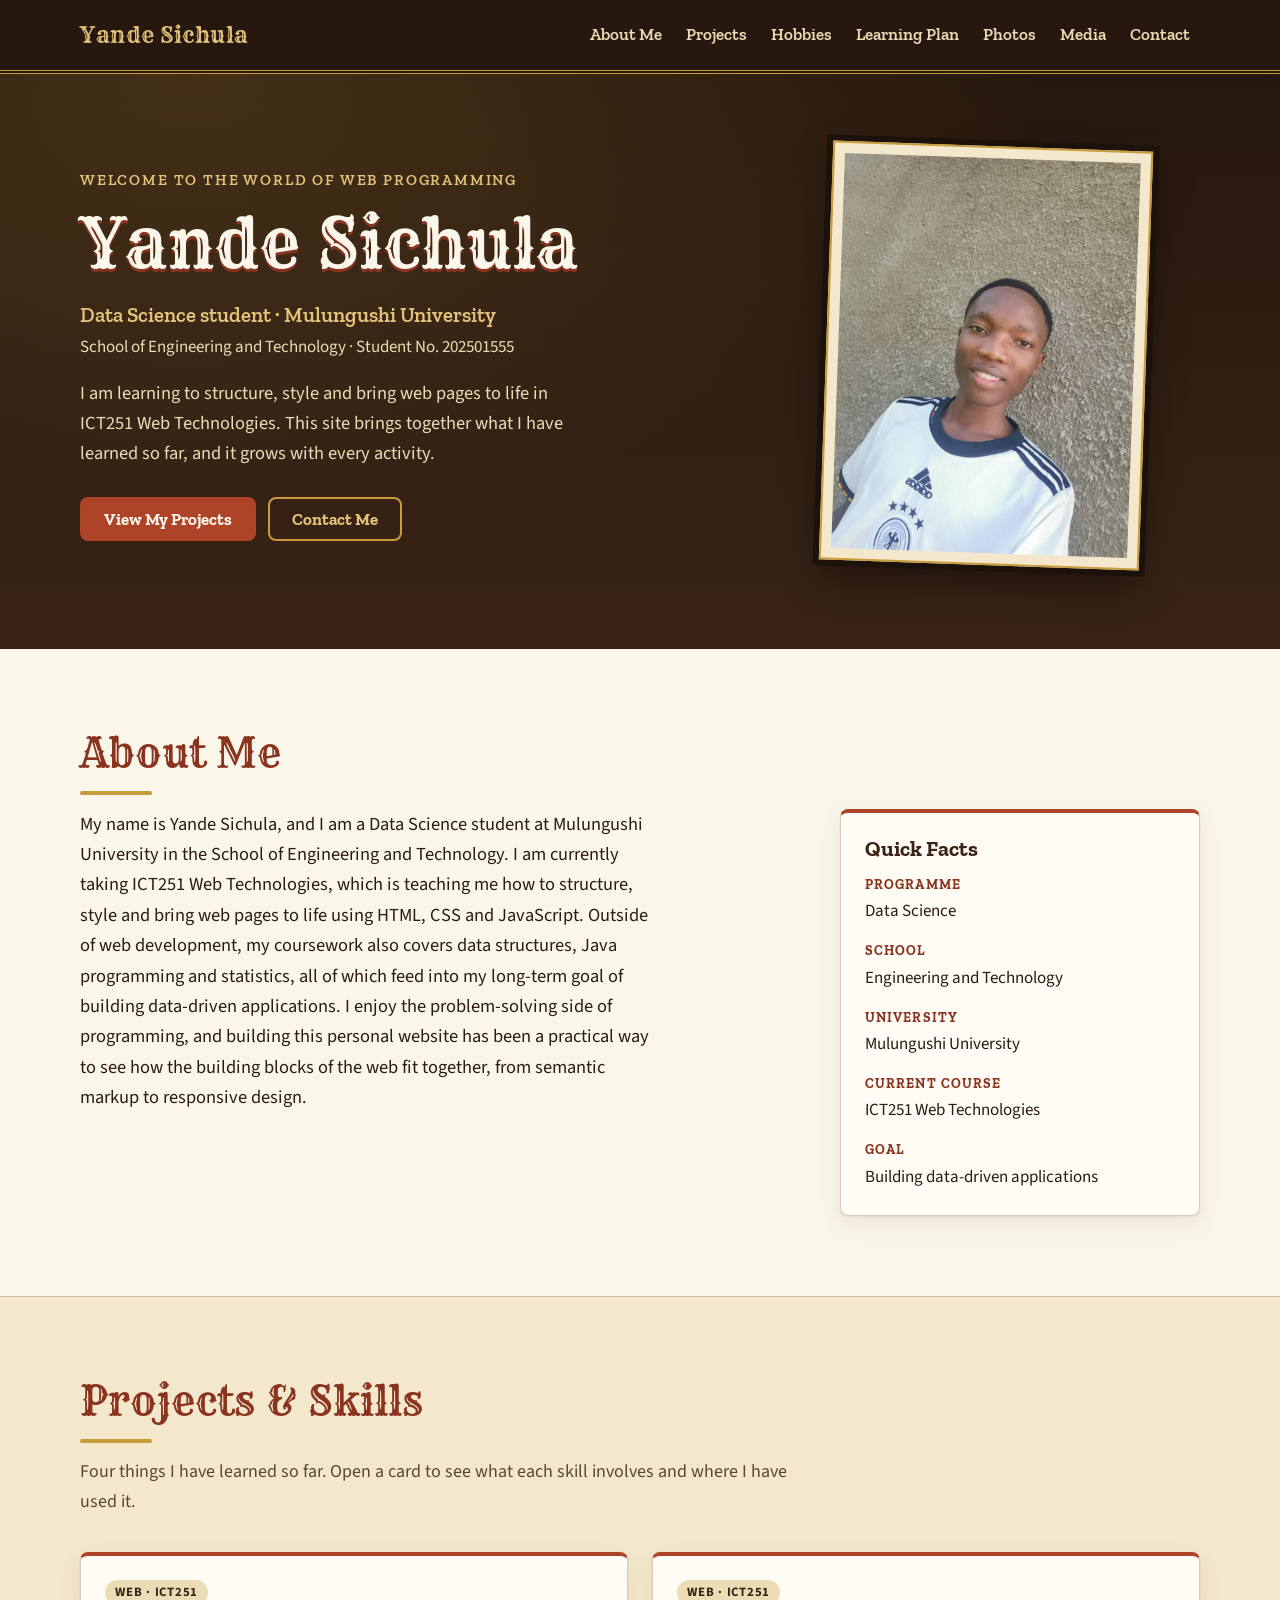
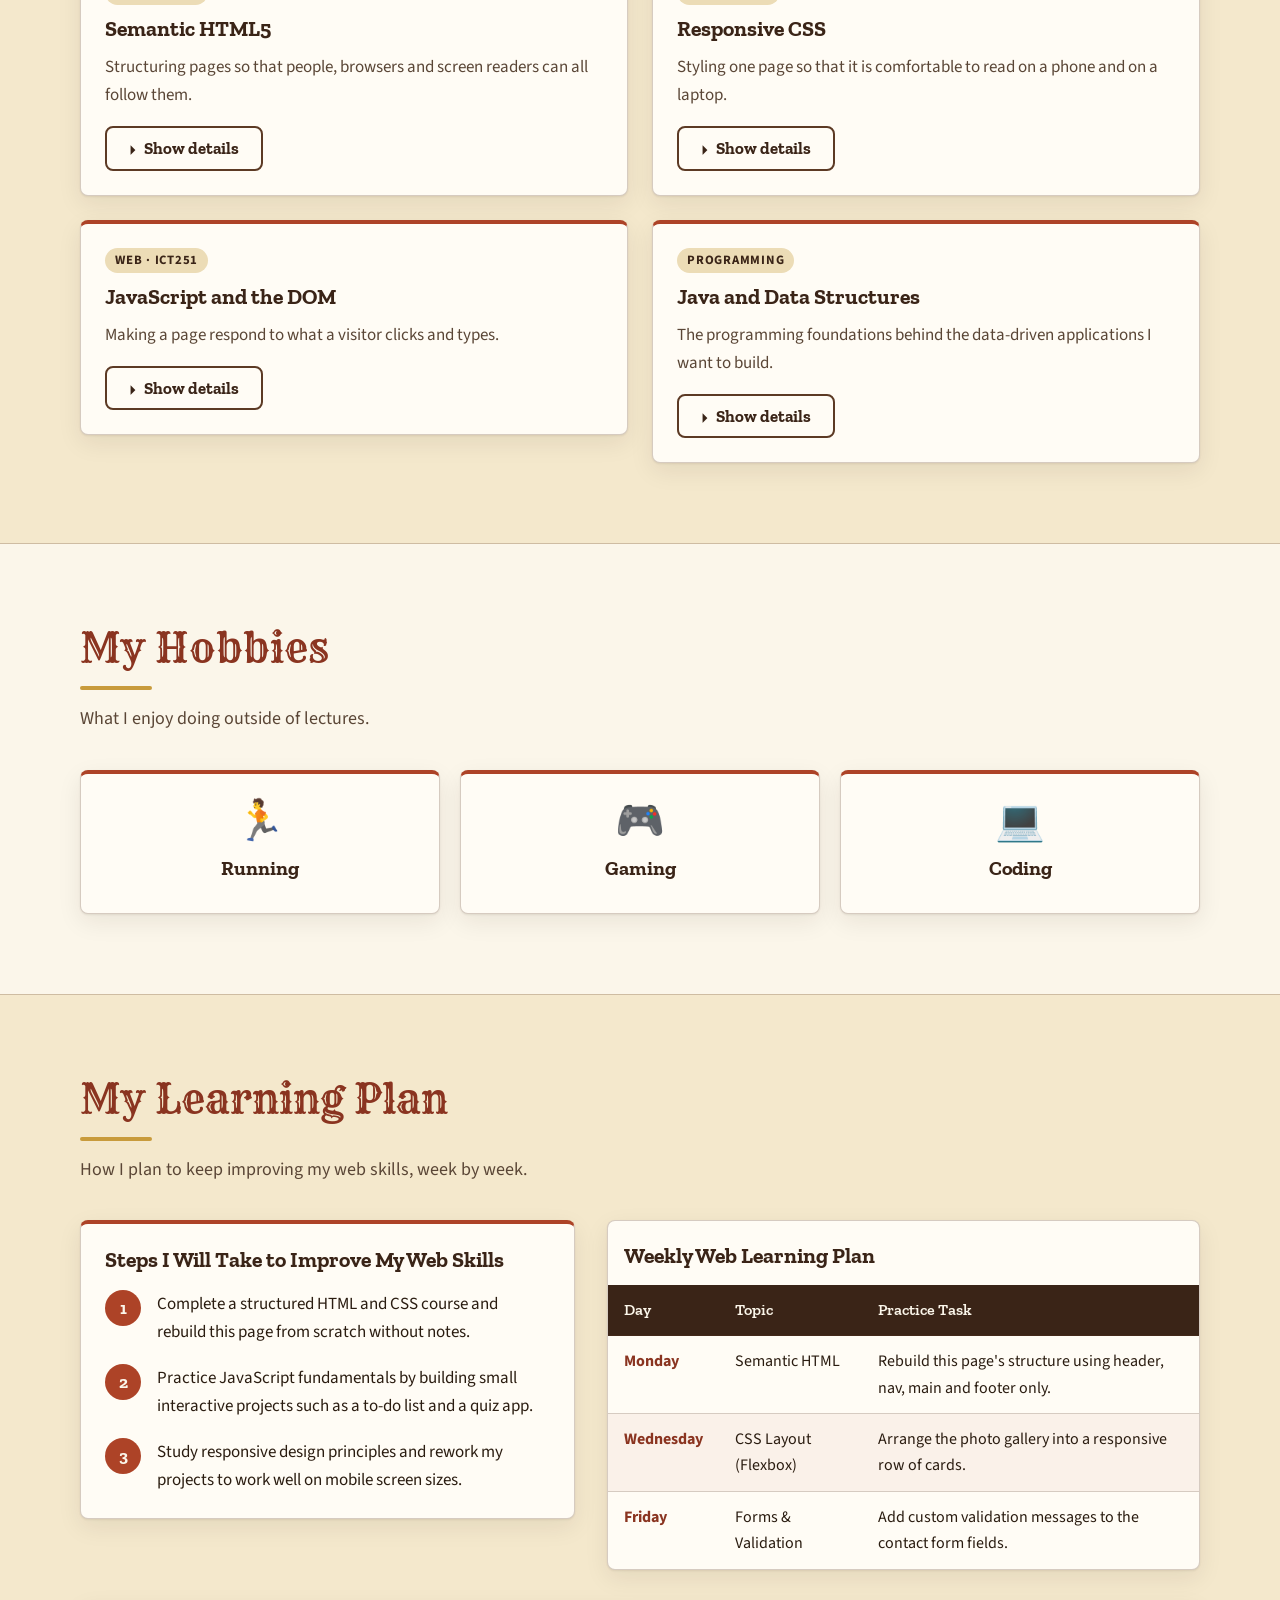
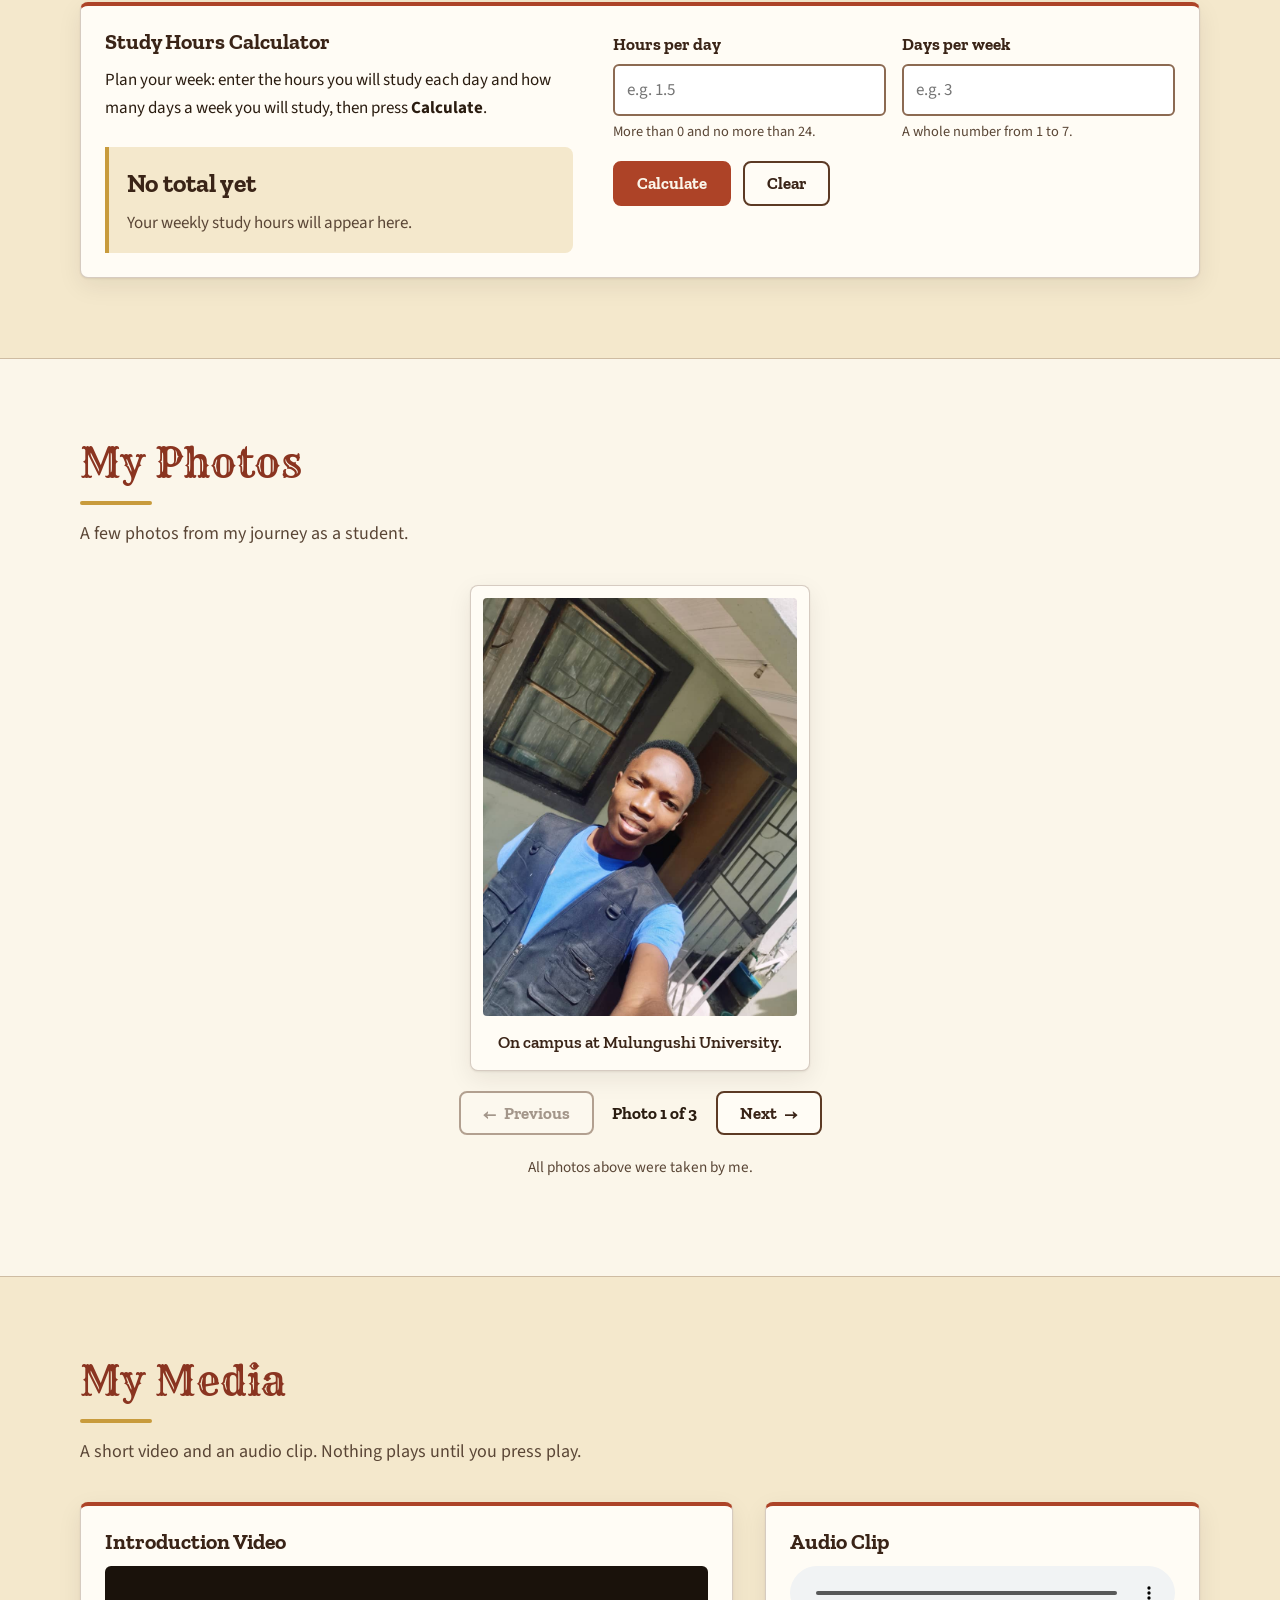
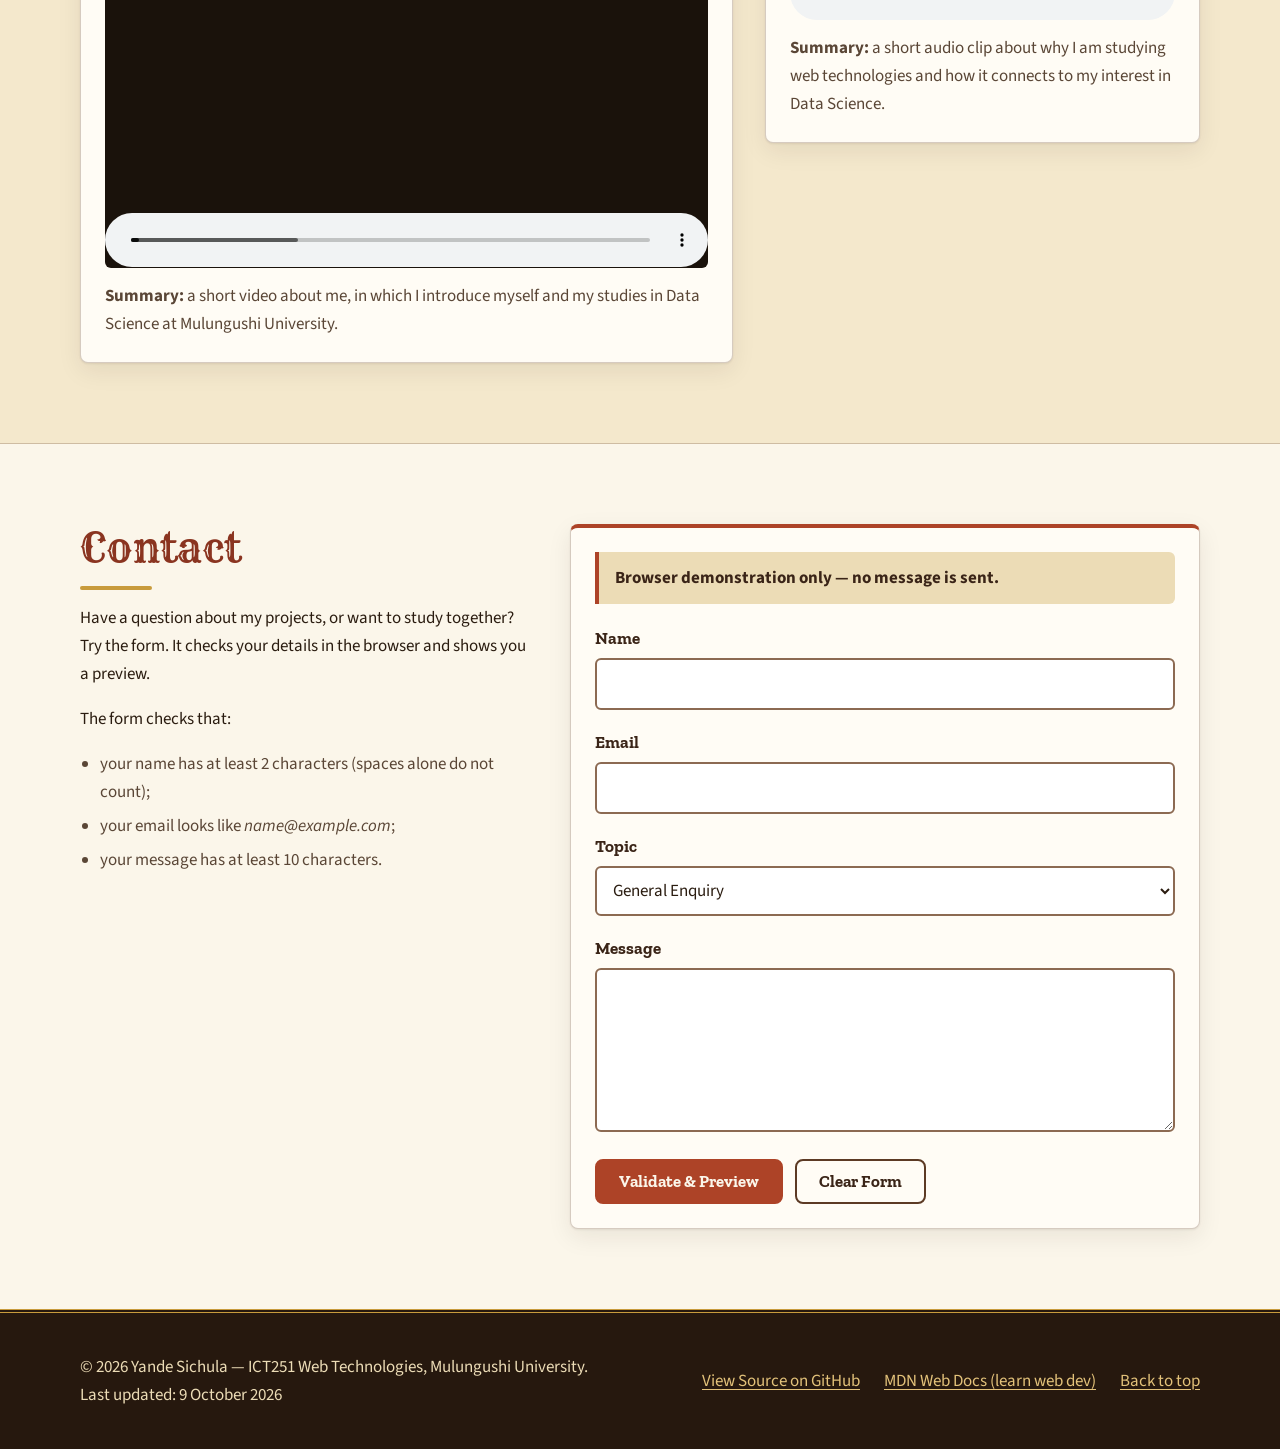
<file: index.html>
<!DOCTYPE html>
<html lang="en">

<head>
    <meta charset="UTF-8">
    <meta name="viewport" content="width=device-width, initial-scale=1.0">
    <meta name="description" content="Personal website of Yande Sichula, a Data Science student at Mulungushi University, built for ICT251 Web Technologies.">
    <title>Yande Sichula — My Web Technologies Page</title>
    <link rel="icon" href="data:image/svg+xml,%3Csvg xmlns='http://www.w3.org/2000/svg' viewBox='0 0 64 64'%3E%3Crect width='64' height='64' rx='12' fill='%233a2417'/%3E%3Ctext x='32' y='42' font-family='Georgia,serif' font-size='28' font-weight='700' text-anchor='middle' fill='%23e3c27a'%3EYS%3C/text%3E%3C/svg%3E">
    <link rel="preconnect" href="https://fonts.googleapis.com">
    <link rel="preconnect" href="https://fonts.gstatic.com" crossorigin>
    <link rel="stylesheet" href="https://fonts.googleapis.com/css2?family=Rye&family=Source+Sans+3:wght@400;600;700&family=Zilla+Slab:wght@500;600;700&display=swap">
    <link rel="stylesheet" href="css/styles.css">
    <script src="js/script.js" defer></script>
</head>

<body>

    <a class="skip-link" href="#main">Skip to main content</a>

    <header class="site-header">
        <div class="wrap header-inner">
            <a class="brand" href="#home">Yande Sichula</a>
            <nav aria-label="Main navigation">
                <ul class="nav-links">
                    <li><a href="#about">About Me</a></li>
                    <li><a href="#projects">Projects</a></li>
                    <li><a href="#hobbies">Hobbies</a></li>
                    <li><a href="#plan">Learning Plan</a></li>
                    <li><a href="#photos">Photos</a></li>
                    <li><a href="#media">Media</a></li>
                    <li><a href="#contact">Contact</a></li>
                </ul>
            </nav>
        </div>
    </header>

    <main id="main">

        <!-- INTRODUCTION -->
        <section id="home" class="hero" aria-labelledby="hero-title">
            <div class="wrap hero-inner">
                <div class="hero-text">
                    <p class="eyebrow">Welcome to the World of Web Programming</p>
                    <h1 id="hero-title">Yande Sichula</h1>
                    <p class="hero-programme">Data Science student &middot; Mulungushi University</p>
                    <p class="hero-meta">School of Engineering and Technology &middot; Student No. 202501555</p>
                    <p class="hero-intro">
                        I am learning to structure, style and bring web pages to life in ICT251 Web
                        Technologies. This site brings together what I have learned so far, and it grows
                        with every activity.
                    </p>
                    <div class="hero-actions">
                        <a class="btn btn-primary" href="#projects">View My Projects</a>
                        <a class="btn btn-ghost" href="#contact">Contact Me</a>
                    </div>
                </div>
                <div class="hero-portrait">
                    <img src="images/photo3.jpg" width="810" height="1080" alt="Portrait of Yande Sichula smiling in front of a textured wall">
                </div>
            </div>
        </section>

        <!-- ABOUT ME -->
        <section id="about" class="section">
            <div class="wrap">
                <h2>About Me</h2>
                <div class="about-grid">
                    <p class="about-text">
                        My name is Yande Sichula, and I am a Data Science student at Mulungushi
                        University in the School of Engineering and Technology. I am currently taking
                        ICT251 Web Technologies, which is teaching me how to structure, style and bring
                        web pages to life using HTML, CSS and JavaScript. Outside of web development, my
                        coursework also covers data structures, Java programming and statistics, all of
                        which feed into my long-term goal of building data-driven applications. I enjoy
                        the problem-solving side of programming, and building this personal website has
                        been a practical way to see how the building blocks of the web fit together,
                        from semantic markup to responsive design.
                    </p>
                    <aside class="card facts" aria-labelledby="facts-title">
                        <h3 id="facts-title">Quick Facts</h3>
                        <dl>
                            <div>
                                <dt>Programme</dt>
                                <dd>Data Science</dd>
                            </div>
                            <div>
                                <dt>School</dt>
                                <dd>Engineering and Technology</dd>
                            </div>
                            <div>
                                <dt>University</dt>
                                <dd>Mulungushi University</dd>
                            </div>
                            <div>
                                <dt>Current course</dt>
                                <dd>ICT251 Web Technologies</dd>
                            </div>
                            <div>
                                <dt>Goal</dt>
                                <dd>Building data-driven applications</dd>
                            </div>
                        </dl>
                    </aside>
                </div>
            </div>
        </section>

        <!-- PROJECTS & SKILLS -->
        <section id="projects" class="section section-alt">
            <div class="wrap">
                <div class="section-header">
                    <h2>Projects &amp; Skills</h2>
                    <p class="section-lead">
                        Four things I have learned so far. Open a card to see what each skill involves
                        and where I have used it.
                    </p>
                </div>

                <div class="project-grid">

                    <article class="card project-card">
                        <span class="tag">Web &middot; ICT251</span>
                        <h3>Semantic HTML5</h3>
                        <p>Structuring pages so that people, browsers and screen readers can all follow them.</p>
                        <button class="btn btn-outline details-toggle" type="button" aria-expanded="false" aria-controls="details-html" hidden>
                            <span class="chevron" aria-hidden="true">&#9656;</span>
                            <span class="toggle-label">Show details</span>
                            <span class="visually-hidden">about Semantic HTML5</span>
                        </button>
                        <div class="project-details" id="details-html">
                            <h4>What I learned</h4>
                            <ul>
                                <li>Using header, nav, main, section and footer to give a page a clear outline with a single h1.</li>
                                <li>Writing alt text and captions for images, and a caption and header cells for tables.</li>
                                <li>Labelling every form control so it is clear what each field is for.</li>
                            </ul>
                            <p class="used-in"><strong>Used in:</strong> this website, from Activity 1 to Activity 3.</p>
                        </div>
                    </article>

                    <article class="card project-card">
                        <span class="tag">Web &middot; ICT251</span>
                        <h3>Responsive CSS</h3>
                        <p>Styling one page so that it is comfortable to read on a phone and on a laptop.</p>
                        <button class="btn btn-outline details-toggle" type="button" aria-expanded="false" aria-controls="details-css" hidden>
                            <span class="chevron" aria-hidden="true">&#9656;</span>
                            <span class="toggle-label">Show details</span>
                            <span class="visually-hidden">about Responsive CSS</span>
                        </button>
                        <div class="project-details" id="details-css">
                            <h4>What I learned</h4>
                            <ul>
                                <li>Keeping all styles in one external stylesheet that uses element, class and id selectors.</li>
                                <li>Using the box model (padding, borders and margins) to space content consistently.</li>
                                <li>Using Flexbox, Grid and media queries so the layout adapts to narrow screens.</li>
                            </ul>
                            <p class="used-in"><strong>Used in:</strong> the layout, gallery, table and forms on this page.</p>
                        </div>
                    </article>

                    <article class="card project-card">
                        <span class="tag">Web &middot; ICT251</span>
                        <h3>JavaScript and the DOM</h3>
                        <p>Making a page respond to what a visitor clicks and types.</p>
                        <button class="btn btn-outline details-toggle" type="button" aria-expanded="false" aria-controls="details-js" hidden>
                            <span class="chevron" aria-hidden="true">&#9656;</span>
                            <span class="toggle-label">Show details</span>
                            <span class="visually-hidden">about JavaScript and the DOM</span>
                        </button>
                        <div class="project-details" id="details-js">
                            <h4>What I learned</h4>
                            <ul>
                                <li>Listening for events such as button clicks and form submissions.</li>
                                <li>Checking user input and showing clear feedback without reloading the page.</li>
                                <li>Using functions, variables and arrays to update the page with textContent.</li>
                            </ul>
                            <p class="used-in"><strong>Used in:</strong> the contact form, these project cards, the photo viewer and the study calculator.</p>
                        </div>
                    </article>

                    <article class="card project-card">
                        <span class="tag">Programming</span>
                        <h3>Java and Data Structures</h3>
                        <p>The programming foundations behind the data-driven applications I want to build.</p>
                        <button class="btn btn-outline details-toggle" type="button" aria-expanded="false" aria-controls="details-java" hidden>
                            <span class="chevron" aria-hidden="true">&#9656;</span>
                            <span class="toggle-label">Show details</span>
                            <span class="visually-hidden">about Java and Data Structures</span>
                        </button>
                        <div class="project-details" id="details-java">
                            <h4>What I learned</h4>
                            <ul>
                                <li>Writing Java programs with classes, methods, loops and conditions.</li>
                                <li>Storing and organising data with arrays, lists, stacks and queues.</li>
                                <li>Choosing a structure based on how the data will be searched, added to or removed.</li>
                            </ul>
                            <p class="used-in"><strong>Used in:</strong> my Java programming and data structures coursework.</p>
                        </div>
                    </article>

                </div>
            </div>
        </section>

        <!-- HOBBIES -->
        <section id="hobbies" class="section">
            <div class="wrap">
                <div class="section-header">
                    <h2>My Hobbies</h2>
                    <p class="section-lead">What I enjoy doing outside of lectures.</p>
                </div>
                <ul class="hobby-list">
                    <li class="card hobby">
                        <span class="hobby-icon" aria-hidden="true">🏃</span>
                        <span class="hobby-name">Running</span>
                    </li>
                    <li class="card hobby">
                        <span class="hobby-icon" aria-hidden="true">🎮</span>
                        <span class="hobby-name">Gaming</span>
                    </li>
                    <li class="card hobby">
                        <span class="hobby-icon" aria-hidden="true">💻</span>
                        <span class="hobby-name">Coding</span>
                    </li>
                </ul>
            </div>
        </section>

        <!-- LEARNING PLAN -->
        <section id="plan" class="section section-alt">
            <div class="wrap">
                <div class="section-header">
                    <h2>My Learning Plan</h2>
                    <p class="section-lead">How I plan to keep improving my web skills, week by week.</p>
                </div>

                <div class="plan-grid">
                    <div class="card">
                        <h3>Steps I Will Take to Improve My Web Skills</h3>
                        <ol class="steps">
                            <li>Complete a structured HTML and CSS course and rebuild this page from scratch without notes.</li>
                            <li>Practice JavaScript fundamentals by building small interactive projects such as a to-do list and a quiz app.</li>
                            <li>Study responsive design principles and rework my projects to work well on mobile screen sizes.</li>
                        </ol>
                    </div>

                    <div class="table-wrap">
                        <table>
                            <caption>Weekly Web Learning Plan</caption>
                            <thead>
                                <tr>
                                    <th scope="col">Day</th>
                                    <th scope="col">Topic</th>
                                    <th scope="col">Practice Task</th>
                                </tr>
                            </thead>
                            <tbody>
                                <tr>
                                    <td>Monday</td>
                                    <td>Semantic HTML</td>
                                    <td>Rebuild this page's structure using header, nav, main and footer only.</td>
                                </tr>
                                <tr>
                                    <td>Wednesday</td>
                                    <td>CSS Layout (Flexbox)</td>
                                    <td>Arrange the photo gallery into a responsive row of cards.</td>
                                </tr>
                                <tr>
                                    <td>Friday</td>
                                    <td>Forms &amp; Validation</td>
                                    <td>Add custom validation messages to the contact form fields.</td>
                                </tr>
                            </tbody>
                        </table>
                    </div>
                </div>

                <!-- Study hours calculator (JavaScript feature) -->
                <div class="card calculator">
                    <div class="calc-intro">
                        <h3>Study Hours Calculator</h3>
                        <p>
                            Plan your week: enter the hours you will study each day and how many days a
                            week you will study, then press <strong>Calculate</strong>.
                        </p>
                    </div>

                    <form id="study-form" class="calc-form" novalidate>
                        <div class="calc-fields">
                            <div class="field">
                                <label for="study-hours">Hours per day</label>
                                <input type="text" id="study-hours" name="hours" inputmode="decimal" autocomplete="off" placeholder="e.g. 1.5" aria-describedby="study-hours-hint study-hours-error" required>
                                <span class="hint" id="study-hours-hint">More than 0 and no more than 24.</span>
                                <span class="error-message" id="study-hours-error"></span>
                            </div>
                            <div class="field">
                                <label for="study-days">Days per week</label>
                                <input type="text" id="study-days" name="days" inputmode="numeric" autocomplete="off" placeholder="e.g. 3" aria-describedby="study-days-hint study-days-error" required>
                                <span class="hint" id="study-days-hint">A whole number from 1 to 7.</span>
                                <span class="error-message" id="study-days-error"></span>
                            </div>
                        </div>
                        <div class="form-actions">
                            <button type="submit" class="btn btn-primary">Calculate</button>
                            <button type="reset" class="btn btn-outline">Clear</button>
                        </div>
                    </form>

                    <div id="study-result" role="status">
                        <p class="result-total" id="study-total">No total yet</p>
                        <p class="result-detail" id="study-detail">Your weekly study hours will appear here.</p>
                    </div>
                </div>
            </div>
        </section>

        <!-- PHOTOS -->
        <section id="photos" class="section">
            <div class="wrap">
                <div class="section-header">
                    <h2>My Photos</h2>
                    <p class="section-lead">A few photos from my journey as a student.</p>
                </div>

                <div class="gallery" id="gallery">
                    <figure>
                        <img src="images/photo1.jpg" width="810" height="1080" alt="Selfie of Yande outdoors in a blue T-shirt and a dark utility vest, in front of a building with a window and a gated doorway">
                        <figcaption>On campus at Mulungushi University.</figcaption>
                    </figure>
                    <figure>
                        <img src="images/photo2.jpg" width="810" height="1080" alt="Smiling selfie of Yande indoors in a light-blue sweatshirt over a white collared shirt, against a cream wall">
                        <figcaption>Best formal outfit.</figcaption>
                    </figure>
                    <figure>
                        <img src="images/photo3.jpg" width="810" height="1080" alt="Yande smiling in a white Germany football jersey, standing against a textured grey wall">
                        <figcaption>Future Data Scientist.</figcaption>
                    </figure>
                </div>

                <!-- Gallery viewer buttons (shown by JavaScript) -->
                <div class="gallery-controls" id="gallery-controls" hidden>
                    <button type="button" class="btn btn-outline" id="gallery-prev">
                        <span aria-hidden="true">&larr;</span> Previous
                    </button>
                    <p id="gallery-status" aria-live="polite">Photo 1 of 3</p>
                    <button type="button" class="btn btn-outline" id="gallery-next">
                        Next <span aria-hidden="true">&rarr;</span>
                    </button>
                </div>

                <p class="credit-note">All photos above were taken by me.</p>
            </div>
        </section>

        <!-- MEDIA -->
        <section id="media" class="section section-alt">
            <div class="wrap">
                <div class="section-header">
                    <h2>My Media</h2>
                    <p class="section-lead">A short video and an audio clip. Nothing plays until you press play.</p>
                </div>

                <div class="media-grid">
                    <article class="card media-card">
                        <h3>Introduction Video</h3>
                        <video controls preload="metadata" playsinline>
                            <source src="videos/video1.mp4" type="video/mp4">
                            Your browser does not support the video tag.
                            <a href="videos/video1.mp4">Download the video</a> instead.
                        </video>
                        <p class="media-summary">
                            <strong>Summary:</strong> a short video about me, in which I introduce myself
                            and my studies in Data Science at Mulungushi University.
                        </p>
                    </article>

                    <article class="card media-card">
                        <h3>Audio Clip</h3>
                        <audio controls preload="metadata">
                            <source src="videos/voice.mp3" type="audio/mpeg">
                            Your browser does not support the audio element.
                            <a href="videos/voice.mp3">Download the audio clip</a> instead.
                        </audio>
                        <p class="media-summary">
                            <strong>Summary:</strong> a short audio clip about why I am studying web
                            technologies and how it connects to my interest in Data Science.
                        </p>
                    </article>
                </div>
            </div>
        </section>

        <!-- CONTACT -->
        <section id="contact" class="section">
            <div class="wrap contact-grid">
                <div class="contact-intro">
                    <h2>Contact</h2>
                    <p>
                        Have a question about my projects, or want to study together? Try the form.
                        It checks your details in the browser and shows you a preview.
                    </p>
                    <p>The form checks that:</p>
                    <ul class="contact-checks">
                        <li>your name has at least 2 characters (spaces alone do not count);</li>
                        <li>your email looks like <em>name@example.com</em>;</li>
                        <li>your message has at least 10 characters.</li>
                    </ul>
                </div>

                <div class="card form-card">
                    <p class="demo-note" id="form-demo-note">Browser demonstration only &mdash; no message is sent.</p>

                    <form id="contact-form" aria-describedby="form-demo-note" novalidate>
                        <div class="field">
                            <label for="contact-name">Name</label>
                            <input type="text" id="contact-name" name="name" autocomplete="name" aria-describedby="contact-name-error" required>
                            <span class="error-message" id="contact-name-error"></span>
                        </div>

                        <div class="field">
                            <label for="contact-email">Email</label>
                            <input type="email" id="contact-email" name="email" autocomplete="email" aria-describedby="contact-email-error" required>
                            <span class="error-message" id="contact-email-error"></span>
                        </div>

                        <div class="field">
                            <label for="contact-topic">Topic</label>
                            <select id="contact-topic" name="topic">
                                <option value="general">General Enquiry</option>
                                <option value="project">Project Feedback</option>
                                <option value="collaboration">Collaboration</option>
                            </select>
                        </div>

                        <div class="field">
                            <label for="contact-message">Message</label>
                            <textarea id="contact-message" name="message" rows="5" maxlength="1000" aria-describedby="contact-message-error" required></textarea>
                            <span class="error-message" id="contact-message-error"></span>
                        </div>

                        <div class="form-actions">
                            <button type="submit" class="btn btn-primary">Validate &amp; Preview</button>
                            <button type="reset" class="btn btn-outline">Clear Form</button>
                        </div>

                        <p class="form-status" id="form-status" role="status"></p>
                    </form>

                    <!-- Preview shown by JavaScript after the form passes validation -->
                    <div class="form-preview" id="form-preview" tabindex="-1" hidden>
                        <h3>Validated &mdash; not sent</h3>
                        <p>
                            Your details passed validation in this browser. This is only a preview:
                            nothing has been sent or saved.
                        </p>
                        <dl class="preview-list">
                            <dt>Name</dt>
                            <dd id="preview-name"></dd>
                            <dt>Email</dt>
                            <dd id="preview-email"></dd>
                            <dt>Topic</dt>
                            <dd id="preview-topic"></dd>
                            <dt>Message</dt>
                            <dd id="preview-message"></dd>
                        </dl>
                    </div>
                </div>
            </div>
        </section>

    </main>

    <footer class="site-footer">
        <div class="wrap footer-inner">
            <p>
                &copy; 2026 Yande Sichula &mdash; ICT251 Web Technologies, Mulungushi University.<br>
                Last updated: <time datetime="2026-10-09">9 October 2026</time>
            </p>
            <ul class="footer-links">
                <li><a href="https://github.com/Swiftpirate/MYFIRSTWEB">View Source on GitHub</a></li>
                <li><a href="https://developer.mozilla.org/en-US/docs/Learn" target="_blank" rel="noopener">MDN Web Docs (learn web dev)</a></li>
                <li><a href="#home">Back to top</a></li>
            </ul>
        </div>
    </footer>

</body>

</html>
</file>
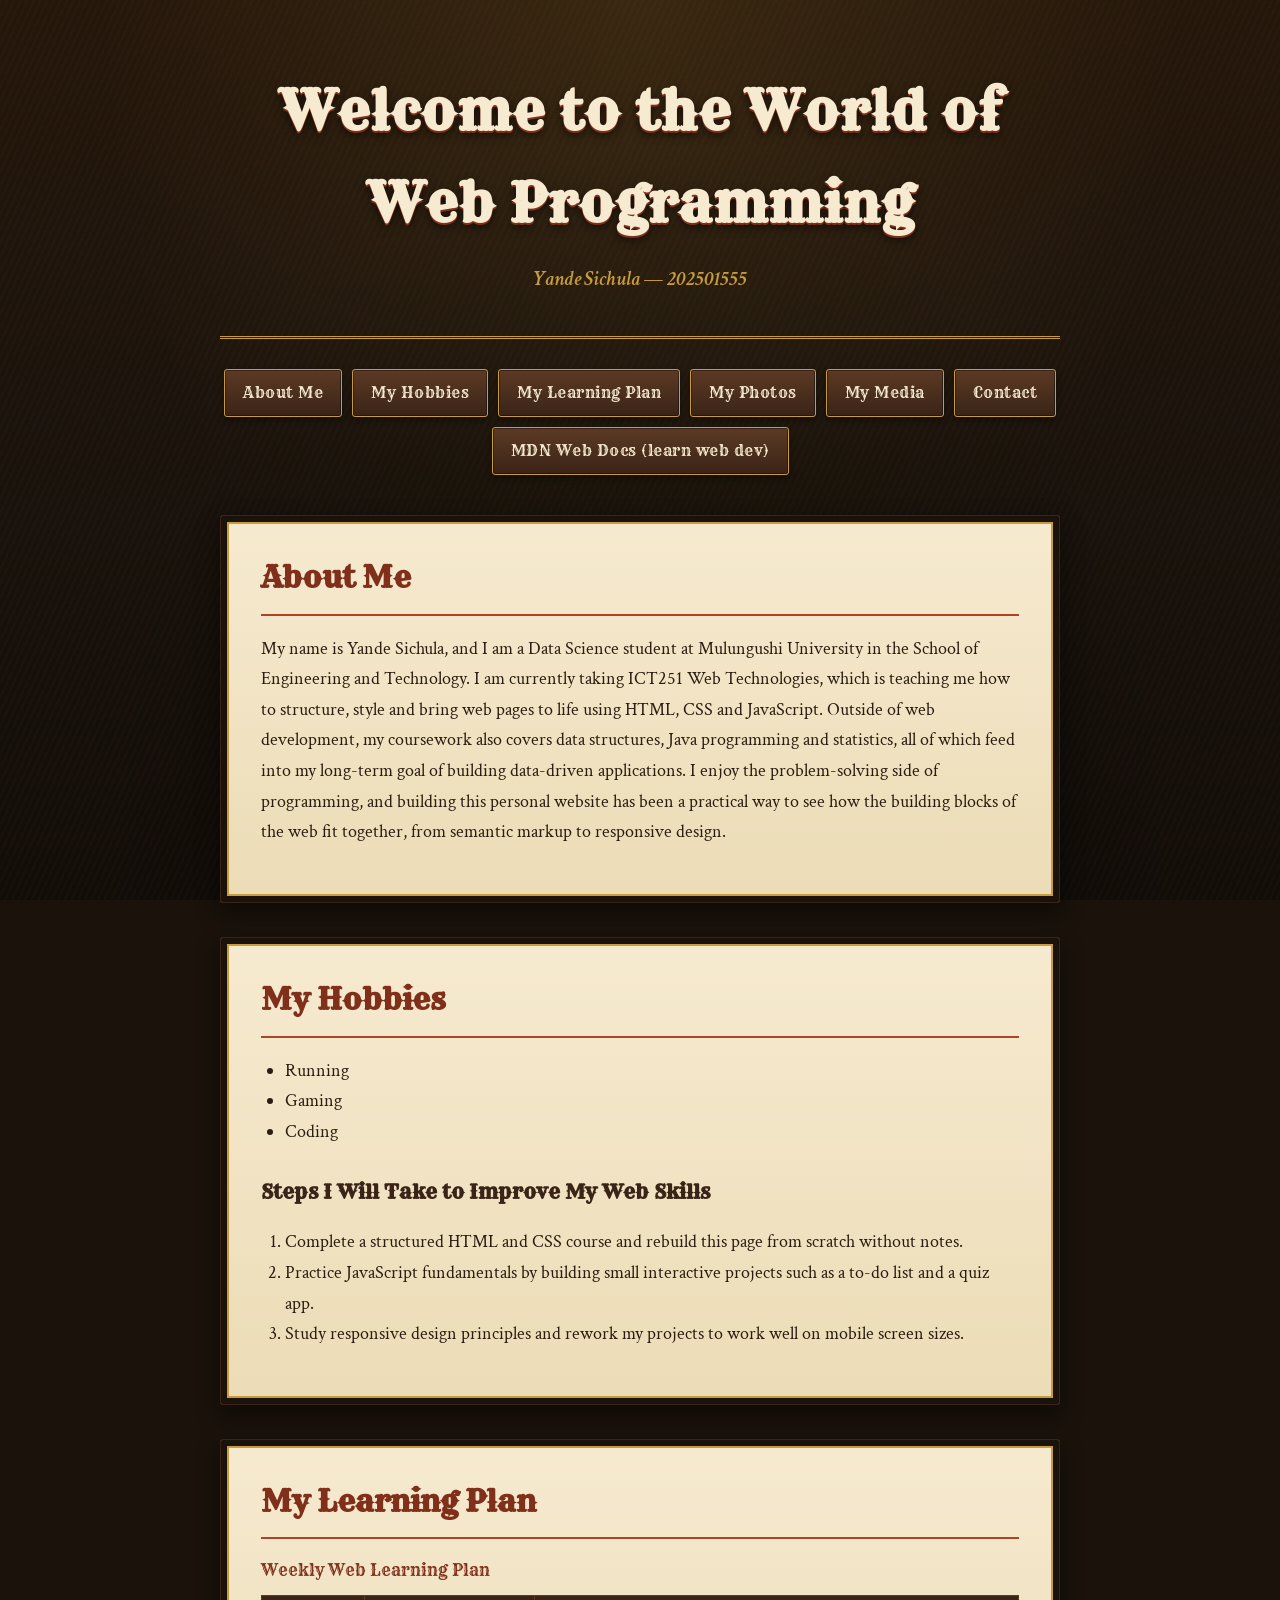
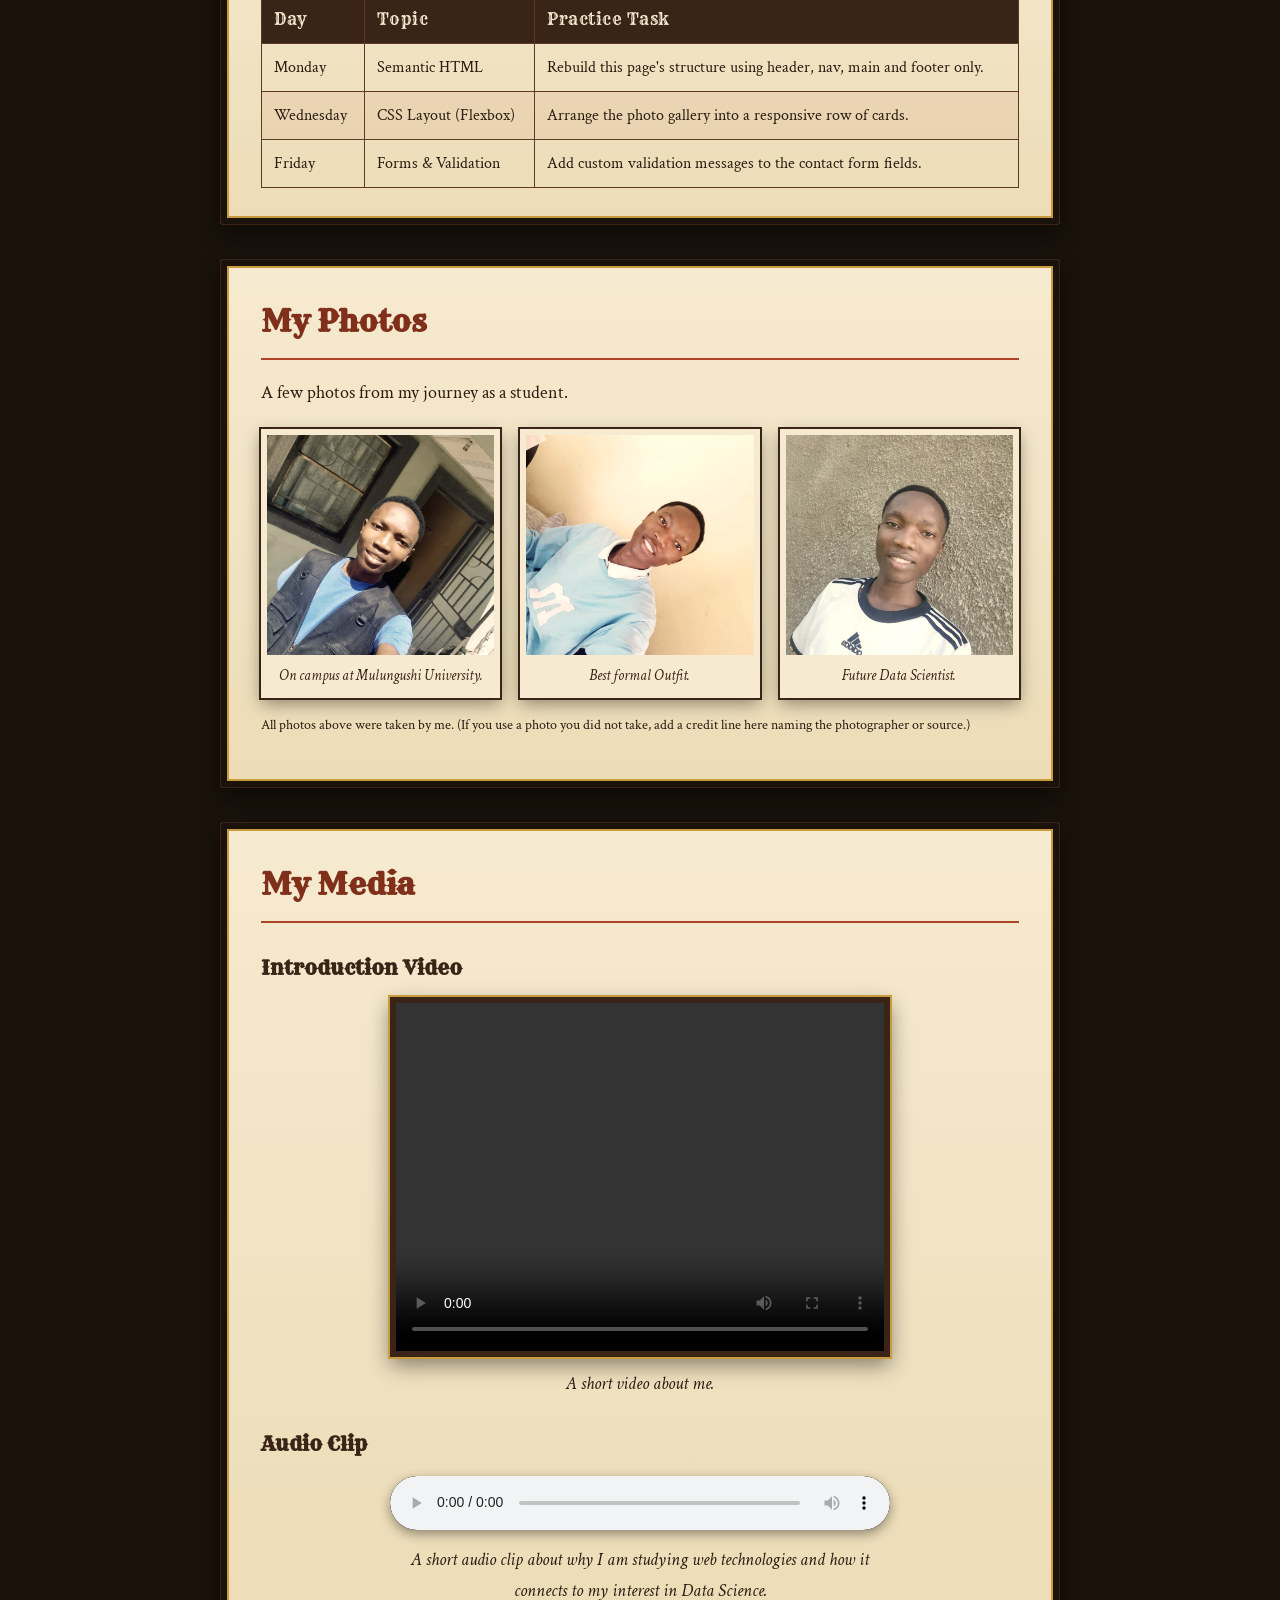
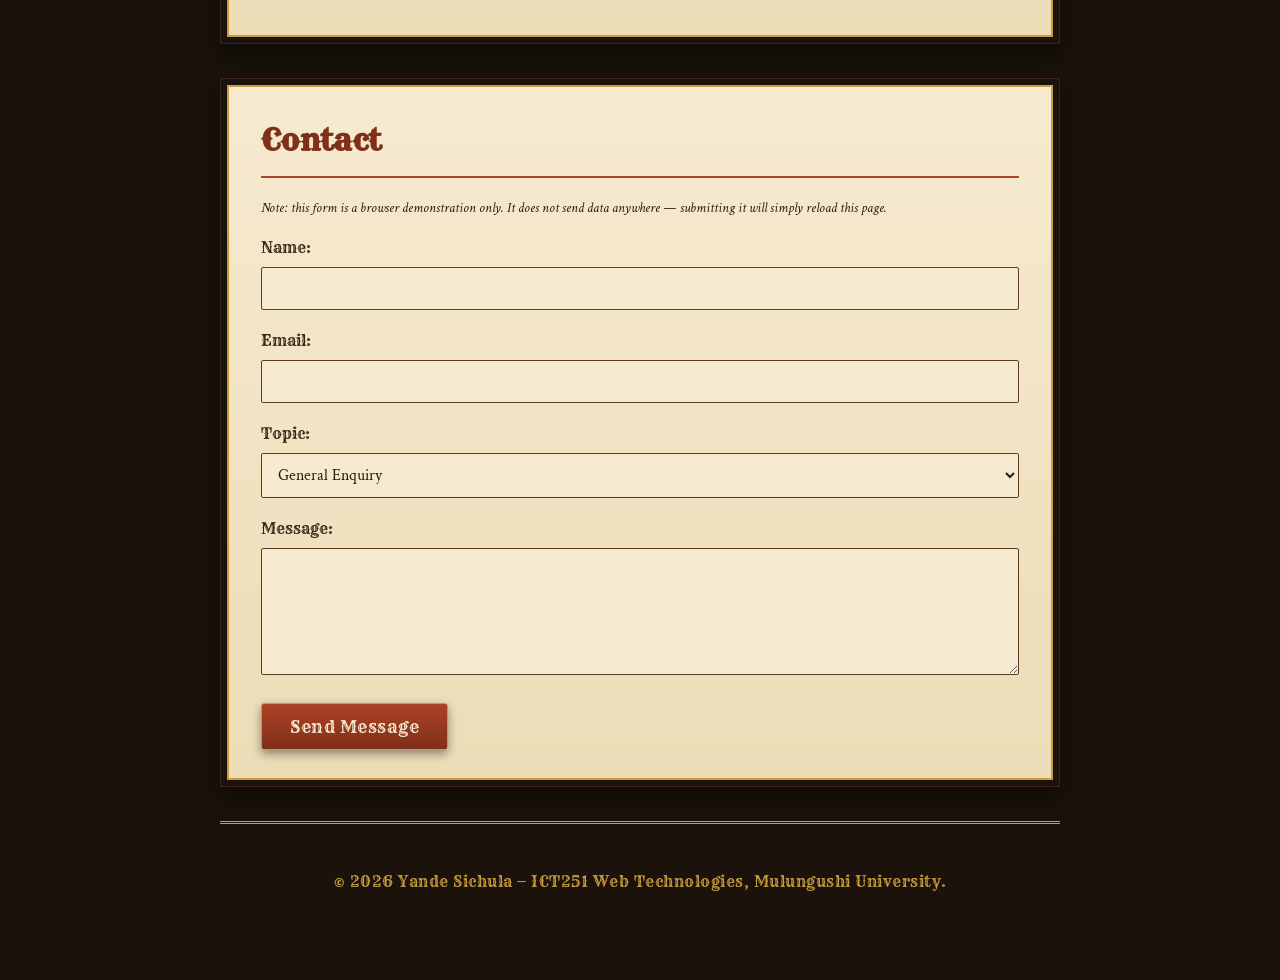
<file: Yande/index.html>
<!DOCTYPE html>
<html lang="en">

<head>
    <meta charset="UTF-8">
    <meta name="viewport" content="width=device-width, initial-scale=1.0">
    <title>Yande Sichula — My Web Technologies Page</title>
    <link rel="stylesheet" href="css/styles.css">
</head>

<body>

    <div class="page-content">

        <header>
            <h1>Welcome to the World of Web Programming</h1>
            <h2>Yande Sichula &mdash; 202501555</h2>
        </header>

        <nav>
            <ul class="nav-links">
                <li><a href="#about">About Me</a></li>
                <li><a href="#hobbies">My Hobbies</a></li>
                <li><a href="#plan">My Learning Plan</a></li>
                <li><a href="#photos">My Photos</a></li>
                <li><a href="#media">My Media</a></li>
                <li><a href="#contact">Contact</a></li>
                <li><a href="https://developer.mozilla.org/en-US/docs/Learn" target="_blank" rel="noopener">MDN Web Docs (learn web dev)</a></li>
            </ul>
        </nav>

        <main>

            <!-- ABOUT ME -->
            <section id="about" class="content-section">
                <h2>About Me</h2>
                <p>
                    My name is Yande Sichula, and I am a Data Science student at Mulungushi
                    University in the School of Engineering and Technology. I am currently taking
                    ICT251 Web Technologies, which is teaching me how to structure, style and bring
                    web pages to life using HTML, CSS and JavaScript. Outside of web development, my
                    coursework also covers data structures, Java programming and statistics, all of
                    which feed into my long-term goal of building data-driven applications. I enjoy
                    the problem-solving side of programming, and building this personal website has
                    been a practical way to see how the building blocks of the web fit together,
                    from semantic markup to responsive design.
                </p>
            </section>

            <!-- HOBBIES -->
            <section id="hobbies" class="content-section">
                <h2>My Hobbies</h2>
                <ul>
                    <li>Running</li>
                    <li>Gaming</li>
                    <li>Coding</li>
                </ul>

                <h3>Steps I Will Take to Improve My Web Skills</h3>
                <ol>
                    <li>Complete a structured HTML and CSS course and rebuild this page from scratch without notes.</li>
                    <li>Practice JavaScript fundamentals by building small interactive projects such as a to-do list and a quiz app.</li>
                    <li>Study responsive design principles and rework my projects to work well on mobile screen sizes.</li>
                </ol>
            </section>

            <!-- LEARNING PLAN -->
            <section id="plan" class="content-section">
                <h2>My Learning Plan</h2>
                <table>
                    <caption>Weekly Web Learning Plan</caption>
                    <thead>
                        <tr>
                            <th scope="col">Day</th>
                            <th scope="col">Topic</th>
                            <th scope="col">Practice Task</th>
                        </tr>
                    </thead>
                    <tbody>
                        <tr>
                            <td>Monday</td>
                            <td>Semantic HTML</td>
                            <td>Rebuild this page's structure using header, nav, main and footer only.</td>
                        </tr>
                        <tr>
                            <td>Wednesday</td>
                            <td>CSS Layout (Flexbox)</td>
                            <td>Arrange the photo gallery into a responsive row of cards.</td>
                        </tr>
                        <tr>
                            <td>Friday</td>
                            <td>Forms &amp; Validation</td>
                            <td>Add custom validation messages to the contact form fields.</td>
                        </tr>
                    </tbody>
                </table>
            </section>

            <!-- PHOTOS -->
            <section id="photos" class="content-section">
                <h2>My Photos</h2>
                <p>A few photos from my journey as a student.</p>
                <div class="gallery">
                    <figure>
                        <img src="images/photo1.jpg" alt="Yande standing outside the Mulungushi University main building">
                        <figcaption>On campus at Mulungushi University.</figcaption>
                    </figure>
                    <figure>
                        <img src="images/photo2.jpg" alt="at home">
                        <figcaption>Best formal Outfit.</figcaption>
                    </figure>
                    <figure>
                        <img src="images/photo3.jpg" alt="Yande anime figure">
                        <figcaption>Future Data Scientist.</figcaption>
                    </figure>
                </div>
                <p class="credit-note">All photos above were taken by me. (If you use a photo you did not take, add a credit line here naming the photographer or source.)</p>
            </section>

            <!-- MEDIA -->
            <section id="media" class="content-section">
                <h2>My Media</h2>

<h3>Introduction Video</h3>
<video controls width="640" height="360">
    <source src="videos/video1.mp4" type="video/mp4">
    Your browser does not support the video tag.
</video>
<p class="video-caption">A short video about me.</p>
                <h3>Audio Clip</h3>
                <audio controls>
                    <source src="videos/voice.mp3" type="audio/mp3">
                    Your browser does not support the audio element.
                </audio>
                <p class="video-caption">
                    A short audio clip about why I am studying web technologies and how it connects
                    to my interest in Data Science.
                </p>
            </section>

            <!-- CONTACT -->
            <section id="contact" class="content-section">
                <h2>Contact</h2>
                <p class="form-note">
                    Note: this form is a browser demonstration only. It does not send data anywhere
                    &mdash; submitting it will simply reload this page.
                </p>
                <form action="#" method="get">
                    <div class="form-group">
                        <label for="name">Name:</label>
                        <input type="text" id="name" name="name" required>
                    </div>

                    <div class="form-group">
                        <label for="email">Email:</label>
                        <input type="email" id="email" name="email" required>
                    </div>

                    <div class="form-group">
                        <label for="topic">Topic:</label>
                        <select id="topic" name="topic">
                            <option value="general">General Enquiry</option>
                            <option value="project">Project Feedback</option>
                            <option value="collaboration">Collaboration</option>
                        </select>
                    </div>

                    <div class="form-group">
                        <label for="message">Message:</label>
                        <textarea id="message" name="message" rows="5" required></textarea>
                    </div>

                    <button type="submit">Send Message</button>
                </form>
            </section>

        </main>

        <footer>
            <p>&copy; 2026 Yande Sichula &mdash; ICT251 Web Technologies, Mulungushi University.</p>
        </footer>

    </div>


</body>

</html>
</file>
<file: css/styles.css>
/* =========================================================
   Yande Sichula — Personal Website (ICT251 Activity 3)
   Frontier theme: dark wood, parchment, rust and gold

   Contents
     1. Design tokens (colours, fonts, spacing)
     2. Base elements (element selectors)
     3. Layout helpers and buttons (class selectors)
     4. Header and navigation
     5. Introduction (hero)
     6. Sections and cards
     7. About Me, Projects, Hobbies
     8. Learning plan, table and study calculator
     9. Photo gallery viewer (id selectors)
    10. Media
    11. Forms and contact preview
    12. Footer
    13. Responsive layout (media queries)
    14. Reduced motion
   ========================================================= */


/* ---------- 1. Design tokens ---------- */

:root {
    --wood-950: #1a120b;
    --wood-900: #26180e;
    --wood-800: #3a2417;
    --wood-700: #5c3a24;
    --paper: #fffcf5;
    --parchment-50: #fbf6ea;
    --parchment-100: #f4e8cc;
    --parchment-200: #ecdcb6;
    --rust-600: #ad4327;
    --rust-700: #8a3420;
    --gold-500: #c89b3c;
    --gold-300: #e3c27a;
    --ink: #2a1c10;
    --ink-soft: #5a4636;
    --line: rgba(92, 58, 36, 0.25);
    --field-border: #8c6a52;
    --error: #a3241a;
    --error-bg: #fbe9e4;
    --success: #2e6a39;
    --success-bg: #e8f2e3;
    --focus: var(--rust-700);

    --font-display: "Rye", Georgia, serif;
    --font-heading: "Zilla Slab", Georgia, serif;
    --font-body: "Source Sans 3", "Segoe UI", Arial, sans-serif;

    --radius: 8px;
    --shadow: 0 1px 2px rgba(42, 28, 16, 0.08), 0 8px 24px rgba(42, 28, 16, 0.08);
}


/* ---------- 2. Base elements ---------- */

*,
*::before,
*::after {
    box-sizing: border-box;
}

/* make sure anything the script hides really disappears */
[hidden] {
    display: none !important;
}

html {
    scroll-behavior: smooth;
}

body {
    margin: 0;
    font-family: var(--font-body);
    font-size: 1.0625rem;
    line-height: 1.65;
    color: var(--ink);
    background-color: var(--parchment-50);
}

img,
video {
    display: block;
    max-width: 100%;
    height: auto;
}

h1,
h2,
h3,
h4 {
    line-height: 1.2;
}

h3 {
    font-family: var(--font-heading);
    font-weight: 700;
    font-size: 1.35rem;
    color: var(--wood-800);
    margin: 0 0 10px;
}

h4 {
    font-family: var(--font-heading);
    font-weight: 700;
    font-size: 1.05rem;
    color: var(--rust-700);
    margin: 0 0 8px;
}

p {
    margin: 0 0 1em;
}

a {
    color: var(--rust-700);
    text-underline-offset: 3px;
}

a:hover {
    color: var(--rust-600);
    text-decoration-thickness: 2px;
}

/* one clear keyboard focus style for every link, button and field */
:focus-visible {
    outline: 3px solid var(--focus);
    outline-offset: 3px;
}

input,
select,
textarea,
button {
    font: inherit;
}


/* ---------- 3. Layout helpers and buttons ---------- */

.wrap {
    width: min(1120px, 100% - 40px);
    margin-inline: auto;
}

.visually-hidden {
    position: absolute;
    width: 1px;
    height: 1px;
    overflow: hidden;
    clip: rect(0 0 0 0);
    white-space: nowrap;
}

.skip-link {
    position: absolute;
    left: 16px;
    top: -100px;
    z-index: 100;
    padding: 10px 16px;
    font-weight: 700;
    color: var(--wood-950);
    background: var(--gold-300);
    border-radius: var(--radius);
    text-decoration: none;
}

.skip-link:focus {
    top: 12px;
}

.btn {
    display: inline-flex;
    align-items: center;
    justify-content: center;
    gap: 8px;
    min-height: 44px;
    padding: 10px 22px;
    font-family: var(--font-heading);
    font-weight: 700;
    font-size: 1.05rem;
    line-height: 1.2;
    text-decoration: none;
    border: 2px solid transparent;
    border-radius: var(--radius);
    cursor: pointer;
    transition: background-color 0.15s ease, color 0.15s ease, border-color 0.15s ease;
}

.btn-primary {
    color: var(--parchment-50);
    background: var(--rust-600);
    border-color: var(--rust-600);
}

.btn-primary:hover {
    color: var(--parchment-50);
    background: var(--rust-700);
    border-color: var(--rust-700);
}

/* outlined button for dark backgrounds */
.btn-ghost {
    color: var(--gold-300);
    background: transparent;
    border-color: var(--gold-500);
}

.btn-ghost:hover {
    color: var(--wood-950);
    background: var(--gold-500);
}

/* outlined button for light backgrounds */
.btn-outline {
    color: var(--wood-800);
    background: var(--paper);
    border-color: var(--wood-700);
}

.btn-outline:not(:disabled):hover {
    color: var(--parchment-50);
    background: var(--wood-800);
}

.btn:disabled {
    opacity: 0.45;
    cursor: not-allowed;
}


/* ---------- 4. Header and navigation ---------- */

.site-header {
    --focus: var(--gold-300);
    color: var(--parchment-200);
    background: var(--wood-900);
    border-bottom: 4px double var(--gold-500);
}

.header-inner {
    display: flex;
    flex-wrap: wrap;
    align-items: center;
    justify-content: space-between;
    gap: 8px 32px;
    padding: 12px 0;
}

.brand {
    font-family: var(--font-display);
    font-size: 1.4rem;
    letter-spacing: 0.5px;
    color: var(--gold-300);
    text-decoration: none;
}

.brand:hover {
    color: var(--parchment-50);
}

.nav-links {
    display: flex;
    flex-wrap: wrap;
    gap: 4px;
    margin: 0;
    padding: 0;
    list-style: none;
}

.nav-links a {
    display: block;
    padding: 8px 10px;
    font-family: var(--font-heading);
    font-weight: 600;
    color: var(--parchment-200);
    text-decoration: none;
    border-bottom: 2px solid transparent;
}

.nav-links a:hover {
    color: var(--gold-300);
    border-bottom-color: var(--gold-500);
}


/* ---------- 5. Introduction (hero) ---------- */

.hero {
    --focus: var(--gold-300);
    padding: 72px 0 84px;
    color: var(--parchment-200);
    background:
        radial-gradient(ellipse at 15% 0%, rgba(200, 155, 60, 0.18), transparent 55%),
        linear-gradient(180deg, var(--wood-900), var(--wood-800));
}

.hero-inner {
    display: grid;
    grid-template-columns: minmax(0, 1.5fr) minmax(0, 1fr);
    align-items: center;
    gap: 48px;
}

.eyebrow {
    margin-bottom: 12px;
    font-family: var(--font-heading);
    font-weight: 600;
    font-size: 0.95rem;
    letter-spacing: 0.12em;
    line-height: 1.4;
    text-transform: uppercase;
    color: var(--gold-300);
}

.hero h1 {
    margin: 0 0 16px;
    font-family: var(--font-display);
    font-weight: 400;
    font-size: clamp(2.1rem, 7vw, 4.25rem);
    color: var(--parchment-50);
    text-shadow: 0 3px 0 var(--rust-700);
    overflow-wrap: anywhere;
}

.hero-programme {
    margin-bottom: 4px;
    font-family: var(--font-heading);
    font-weight: 600;
    font-size: 1.3rem;
    line-height: 1.35;
    color: var(--gold-300);
}

.hero-meta {
    color: var(--parchment-200);
}

.hero-intro {
    max-width: 56ch;
    font-size: 1.15rem;
}

.hero-actions {
    display: flex;
    flex-wrap: wrap;
    gap: 12px;
    margin-top: 28px;
}

/* the portrait is framed like a photo pinned to a wooden wall */
.hero-portrait {
    justify-self: center;
    width: 100%;
    max-width: 320px;
    padding: 10px;
    background: var(--parchment-100);
    border: 2px solid var(--gold-500);
    box-shadow: 0 0 0 6px var(--wood-950), 0 18px 40px rgba(0, 0, 0, 0.45);
    transform: rotate(2deg);
}

.hero-portrait img {
    width: 100%;
    aspect-ratio: 3 / 4;
    object-fit: cover;
}


/* ---------- 6. Sections and cards ---------- */

.section {
    padding: 80px 0;
}

.section-alt {
    background: var(--parchment-100);
    border-block: 1px solid var(--line);
}

.section h2 {
    margin: 0 0 14px;
    font-family: var(--font-display);
    font-weight: 400;
    font-size: clamp(1.8rem, 4vw, 2.5rem);
    color: var(--rust-700);
}

/* short gold rule under every section heading */
.section h2::after {
    content: "";
    display: block;
    width: 72px;
    height: 4px;
    margin-top: 14px;
    background: var(--gold-500);
    border-radius: 2px;
}

.section-header {
    max-width: 720px;
    margin-bottom: 36px;
}

.section-lead {
    font-size: 1.125rem;
    color: var(--ink-soft);
}

/* box model: padding inside, a border around and margin between cards */
.card {
    padding: 24px;
    background: var(--paper);
    border: 1px solid var(--line);
    border-top: 4px solid var(--rust-600);
    border-radius: var(--radius);
    box-shadow: var(--shadow);
}


/* ---------- 7. About Me, Projects, Hobbies ---------- */

.about-grid {
    display: grid;
    grid-template-columns: minmax(0, 2fr) minmax(0, 1fr);
    align-items: start;
    gap: 40px;
}

.about-text {
    max-width: 65ch;
    font-size: 1.15rem;
}

.facts dl {
    display: grid;
    gap: 14px;
    margin: 0;
}

.facts dt {
    font-family: var(--font-heading);
    font-weight: 700;
    font-size: 0.85rem;
    letter-spacing: 0.08em;
    text-transform: uppercase;
    color: var(--rust-700);
}

.facts dd {
    margin: 2px 0 0;
}

.project-grid {
    display: grid;
    grid-template-columns: repeat(2, minmax(0, 1fr));
    align-items: start;
    gap: 24px;
}

.project-card {
    display: flex;
    flex-direction: column;
}

.project-card p {
    color: var(--ink-soft);
}

.project-card.is-open {
    border-top-color: var(--gold-500);
}

.tag {
    align-self: flex-start;
    margin-bottom: 12px;
    padding: 2px 10px;
    font-weight: 700;
    font-size: 0.8rem;
    letter-spacing: 0.06em;
    text-transform: uppercase;
    color: var(--wood-800);
    background: var(--parchment-200);
    border-radius: 999px;
}

.details-toggle {
    align-self: flex-start;
}

.details-toggle .chevron {
    display: inline-block;
    transition: transform 0.2s ease;
}

/* open state: filled button and the arrow points down */
.details-toggle[aria-expanded="true"] {
    color: var(--parchment-50);
    background: var(--wood-800);
}

.details-toggle[aria-expanded="true"] .chevron {
    transform: rotate(90deg);
}

.project-details {
    margin-top: 18px;
    padding-top: 16px;
    border-top: 1px dashed var(--field-border);
}

.project-details ul {
    margin: 0 0 12px;
    padding-left: 20px;
}

.project-details li {
    margin-bottom: 6px;
}

.project-details .used-in {
    margin: 0;
    font-size: 0.95rem;
}

.hobby-list {
    display: grid;
    grid-template-columns: repeat(3, minmax(0, 1fr));
    gap: 20px;
    margin: 0;
    padding: 0;
    list-style: none;
}

.hobby {
    padding: 28px 16px;
    text-align: center;
}

.hobby-icon {
    display: block;
    margin-bottom: 10px;
    font-size: 2.5rem;
    line-height: 1;
}

.hobby-name {
    font-family: var(--font-heading);
    font-weight: 700;
    font-size: 1.25rem;
    color: var(--wood-800);
}


/* ---------- 8. Learning plan, table and study calculator ---------- */

.plan-grid {
    display: grid;
    grid-template-columns: minmax(0, 1fr) minmax(0, 1.2fr);
    align-items: start;
    gap: 32px;
}

.steps {
    margin: 16px 0 0;
    padding: 0;
    list-style: none;
    counter-reset: step;
}

.steps li {
    position: relative;
    min-height: 36px;
    margin-bottom: 18px;
    padding-left: 52px;
    counter-increment: step;
}

.steps li:last-child {
    margin-bottom: 0;
}

.steps li::before {
    content: counter(step);
    position: absolute;
    top: 0;
    left: 0;
    display: grid;
    place-items: center;
    width: 36px;
    height: 36px;
    font-family: var(--font-heading);
    font-weight: 700;
    color: var(--parchment-50);
    background: var(--rust-600);
    border-radius: 50%;
}

.table-wrap {
    overflow-x: auto;
    background: var(--paper);
    border: 1px solid var(--line);
    border-radius: var(--radius);
    box-shadow: var(--shadow);
}

table {
    width: 100%;
    border-collapse: collapse;
    font-size: 1rem;
}

caption {
    padding: 18px 16px 10px;
    font-family: var(--font-heading);
    font-weight: 700;
    font-size: 1.35rem;
    text-align: left;
    color: var(--wood-800);
}

th,
td {
    padding: 12px 16px;
    text-align: left;
    vertical-align: top;
    border-bottom: 1px solid var(--line);
}

thead th {
    font-family: var(--font-heading);
    font-weight: 600;
    color: var(--parchment-50);
    background: var(--wood-800);
}

tbody tr:nth-child(even) {
    background: rgba(173, 67, 39, 0.06);
}

tbody tr:last-child td {
    border-bottom: 0;
}

tbody td:first-child {
    font-weight: 700;
    color: var(--rust-700);
}

.calculator {
    display: grid;
    grid-template-columns: minmax(0, 1fr) minmax(0, 1.2fr);
    grid-template-areas:
        "intro form"
        "result form";
    align-items: start;
    gap: 8px 40px;
    margin-top: 32px;
}

.calc-intro {
    grid-area: intro;
}

.calc-form {
    grid-area: form;
}

.calc-fields {
    display: grid;
    grid-template-columns: repeat(2, minmax(0, 1fr));
    gap: 0 16px;
}

#study-result {
    grid-area: result;
    padding: 16px 18px;
    background: var(--parchment-100);
    border-left: 4px solid var(--gold-500);
    border-radius: 0 var(--radius) var(--radius) 0;
}

#study-result.is-error {
    background: var(--error-bg);
    border-left-color: var(--error);
}

.result-total {
    margin: 0 0 4px;
    font-family: var(--font-heading);
    font-weight: 700;
    font-size: 1.6rem;
    color: var(--wood-800);
}

#study-result.is-error .result-total {
    color: var(--error);
}

.result-detail {
    margin: 0;
    color: var(--ink-soft);
}


/* ---------- 9. Photo gallery viewer ---------- */

.gallery {
    display: grid;
    grid-template-columns: repeat(3, minmax(0, 1fr));
    gap: 24px;
}

.gallery figure {
    margin: 0;
    padding: 12px 12px 0;
    background: var(--paper);
    border: 1px solid var(--line);
    border-radius: var(--radius);
    box-shadow: var(--shadow);
}

.gallery img {
    width: 100%;
    aspect-ratio: 3 / 4;
    object-fit: cover;
    border-radius: 4px;
}

.gallery figcaption {
    padding: 12px 4px 14px;
    font-family: var(--font-heading);
    font-weight: 600;
    text-align: center;
    color: var(--wood-800);
}

/* viewer mode is switched on by js/script.js: one photo at a time */
#gallery.is-viewer {
    grid-template-columns: minmax(0, 340px);
    justify-content: center;
}

#gallery-controls {
    display: flex;
    flex-wrap: wrap;
    align-items: center;
    justify-content: center;
    gap: 12px 16px;
    margin-top: 20px;
}

#gallery-status {
    min-width: 9ch;
    margin: 0;
    font-family: var(--font-heading);
    font-weight: 700;
    text-align: center;
}

.credit-note {
    margin-top: 20px;
    font-size: 0.95rem;
    text-align: center;
    color: var(--ink-soft);
}


/* ---------- 10. Media ---------- */

.media-grid {
    display: grid;
    grid-template-columns: minmax(0, 3fr) minmax(0, 2fr);
    align-items: start;
    gap: 32px;
}

.media-card video {
    width: 100%;
    max-height: 70vh;
    background: var(--wood-950);
    border-radius: 6px;
}

.media-card audio {
    display: block;
    width: 100%;
}

.media-summary {
    margin: 14px 0 0;
    color: var(--ink-soft);
}


/* ---------- 11. Forms and contact preview ---------- */

.field {
    margin-bottom: 18px;
}

.field label {
    display: block;
    margin-bottom: 6px;
    font-family: var(--font-heading);
    font-weight: 700;
    color: var(--wood-800);
}

.field input,
.field select,
.field textarea {
    width: 100%;
    min-height: 44px;
    padding: 10px 12px;
    color: var(--ink);
    background: #ffffff;
    border: 2px solid var(--field-border);
    border-radius: 6px;
}

.field textarea {
    min-height: 140px;
    resize: vertical;
}

.field input:hover,
.field select:hover,
.field textarea:hover {
    border-color: var(--wood-700);
}

.field input:focus-visible,
.field select:focus-visible,
.field textarea:focus-visible {
    outline-offset: 1px;
    border-color: var(--wood-800);
}

.field [aria-invalid="true"] {
    background: var(--error-bg);
    border-color: var(--error);
}

.hint {
    display: block;
    margin-top: 4px;
    font-size: 0.9rem;
    color: var(--ink-soft);
}

.error-message {
    display: block;
    margin-top: 6px;
    font-weight: 600;
    font-size: 0.95rem;
    color: var(--error);
}

.error-message:empty {
    display: none;
}

.form-actions {
    display: flex;
    flex-wrap: wrap;
    gap: 12px;
}

.form-status {
    margin: 16px 0 0;
    font-weight: 600;
}

.form-status:empty {
    display: none;
}

.form-status.is-error {
    color: var(--error);
}

.form-status.is-success {
    color: var(--success);
}

.contact-grid {
    display: grid;
    grid-template-columns: minmax(0, 1fr) minmax(0, 1.4fr);
    align-items: start;
    gap: 40px;
}

.contact-checks {
    margin: 0;
    padding-left: 20px;
    color: var(--ink-soft);
}

.contact-checks li {
    margin-bottom: 6px;
}

.demo-note {
    margin-bottom: 20px;
    padding: 12px 16px;
    font-weight: 700;
    color: var(--wood-800);
    background: var(--parchment-200);
    border-left: 4px solid var(--rust-600);
    border-radius: 0 6px 6px 0;
}

.form-preview {
    margin-top: 24px;
    padding: 20px;
    background: var(--success-bg);
    border: 1px solid rgba(46, 106, 57, 0.35);
    border-left: 4px solid var(--success);
    border-radius: var(--radius);
}

.form-preview h3 {
    color: var(--success);
}

.preview-list {
    display: grid;
    grid-template-columns: max-content minmax(0, 1fr);
    gap: 8px 16px;
    margin: 0;
}

.preview-list dt {
    font-weight: 700;
}

.preview-list dd {
    margin: 0;
    white-space: pre-wrap;
    overflow-wrap: anywhere;
}


/* ---------- 12. Footer ---------- */

.site-footer {
    --focus: var(--gold-300);
    padding: 40px 0;
    color: var(--parchment-200);
    background: var(--wood-900);
    border-top: 4px double var(--gold-500);
}

.footer-inner {
    display: flex;
    flex-wrap: wrap;
    align-items: center;
    justify-content: space-between;
    gap: 16px 32px;
}

.site-footer p {
    margin: 0;
}

.footer-links {
    display: flex;
    flex-wrap: wrap;
    gap: 8px 24px;
    margin: 0;
    padding: 0;
    list-style: none;
}

.site-footer a {
    color: var(--gold-300);
}

.site-footer a:hover {
    color: var(--parchment-50);
}


/* ---------- 13. Responsive layout ---------- */

/* wide screens: keep the navigation visible while scrolling */
@media (min-width: 1024px) {
    .site-header {
        position: sticky;
        top: 0;
        z-index: 50;
    }

    main section[id] {
        scroll-margin-top: 80px;
    }
}

/* tablets and small laptops: stack the two-column layouts */
@media (max-width: 899px) {
    .hero-inner,
    .about-grid,
    .plan-grid,
    .media-grid,
    .contact-grid {
        grid-template-columns: minmax(0, 1fr);
    }

    .calculator {
        grid-template-columns: minmax(0, 1fr);
        grid-template-areas:
            "intro"
            "form"
            "result";
    }

    .hero {
        padding: 48px 0 56px;
    }

    .hero-portrait {
        order: -1;
        max-width: 220px;
        transform: none;
    }

    .section {
        padding: 56px 0;
    }
}

/* phones */
@media (max-width: 699px) {
    .wrap {
        width: min(1120px, 100% - 32px);
    }

    .header-inner {
        flex-direction: column;
        text-align: center;
    }

    .nav-links {
        justify-content: center;
        gap: 6px;
    }

    .nav-links a {
        padding: 6px 12px;
        border: 1px solid rgba(200, 155, 60, 0.5);
        border-radius: 999px;
    }

    .nav-links a:hover {
        border-color: var(--gold-300);
    }

    .hero-portrait {
        max-width: 150px;
        padding: 6px;
        box-shadow: 0 0 0 4px var(--wood-950), 0 10px 24px rgba(0, 0, 0, 0.45);
    }

    .hero-actions .btn {
        flex: 1 1 auto;
    }

    .card {
        padding: 20px;
    }

    .project-grid,
    .gallery,
    .calc-fields {
        grid-template-columns: minmax(0, 1fr);
    }

    .hobby-list {
        gap: 12px;
    }

    .hobby {
        padding: 20px 8px;
    }

    .hobby-icon {
        font-size: 2rem;
    }

    .hobby-name {
        font-size: 1.05rem;
    }

    th,
    td {
        padding: 10px 12px;
    }

    #gallery-status {
        flex-basis: 100%;
        order: -1;
    }

    .preview-list {
        grid-template-columns: minmax(0, 1fr);
        gap: 2px;
    }

    .preview-list dd {
        margin-bottom: 10px;
    }

    .footer-inner {
        flex-direction: column;
        align-items: flex-start;
    }
}


/* ---------- 14. Reduced motion ---------- */

@media (prefers-reduced-motion: reduce) {
    html {
        scroll-behavior: auto;
    }

    *,
    *::before,
    *::after {
        transition: none !important;
    }
}
</file>
<file: Yande/css/styles.css>
/* =========================================================
   Yande Sichula — Web Technologies Page
   Frontier / Old-West theme
   ========================================================= */

@import url('https://fonts.googleapis.com/css2?family=Rye&family=Crimson+Text:wght@400;600;700&display=swap');

:root {
    --leather-black: #1a120b;
    --wood-dark: #3a2417;
    --wood-mid: #5c3a24;
    --parchment: #ecdcb6;
    --parchment-light: #f6ead0;
    --rust: #ad4327;
    --rust-dark: #7f2f1a;
    --gold: #c89b3c;
    --ink: #2a1c10;

    --font-display: 'Rye', serif;
    --font-body: 'Crimson Text', Georgia, serif;
}

* {
    box-sizing: border-box;
}

html {
    scroll-behavior: smooth;
}

body {
    margin: 0;
    font-family: var(--font-body);
    font-size: 1.125rem;
    line-height: 1.7;
    color: var(--parchment-light);
    background-color: var(--leather-black);
    background-image:
        radial-gradient(ellipse at top, rgba(200, 155, 60, 0.12), transparent 60%),
        radial-gradient(ellipse at bottom, rgba(0, 0, 0, 0.6), transparent 60%),
        repeating-linear-gradient(
            115deg,
            rgba(255, 255, 255, 0.015) 0px,
            rgba(255, 255, 255, 0.015) 2px,
            transparent 2px,
            transparent 6px
        ),
        linear-gradient(180deg, #241609 0%, #1a120b 45%, #120c07 100%);
    background-attachment: fixed;
    background-size: cover;
    position: relative;
}

/* subtle grain overlay for texture, no motion */
body::before {
    content: "";
    position: fixed;
    inset: 0;
    pointer-events: none;
    z-index: 0;
    opacity: 0.35;
    background-image: url("data:image/svg+xml,%3Csvg xmlns='http://www.w3.org/2000/svg' width='120' height='120'%3E%3Cfilter id='n'%3E%3CfeTurbulence type='fractalNoise' baseFrequency='0.85' numOctaves='2' stitchTiles='stitch'/%3E%3C/filter%3E%3Crect width='100%25' height='100%25' filter='url(%23n)' opacity='0.35'/%3E%3C/svg%3E");
    mix-blend-mode: overlay;
}

.page-content {
    position: relative;
    z-index: 1;
    max-width: 880px;
    margin: 0 auto;
    padding: 0 20px 60px;
}

/* ---------- HEADER ---------- */

header {
    text-align: center;
    padding: 64px 20px 40px;
    border-bottom: 3px double var(--gold);
    margin-bottom: 10px;
}

header h1 {
    font-family: var(--font-display);
    font-size: clamp(2.2rem, 5vw, 3.4rem);
    color: var(--parchment-light);
    letter-spacing: 1px;
    margin: 0 0 12px;
    text-shadow: 0 2px 0 var(--rust-dark), 0 4px 10px rgba(0, 0, 0, 0.6);
}

header h2 {
    font-family: var(--font-body);
    font-weight: 600;
    font-style: italic;
    font-size: 1.3rem;
    color: var(--gold);
    margin: 0;
}

/* ---------- NAV ---------- */

nav {
    margin: 30px 0 40px;
}

.nav-links {
    list-style: none;
    display: flex;
    flex-wrap: wrap;
    justify-content: center;
    gap: 10px;
    padding: 0;
    margin: 0;
}

.nav-links li a {
    display: inline-block;
    padding: 10px 18px;
    font-family: var(--font-display);
    font-size: 0.95rem;
    letter-spacing: 0.5px;
    color: var(--parchment-light);
    text-decoration: none;
    background: linear-gradient(180deg, var(--wood-mid), var(--wood-dark));
    border: 1px solid var(--gold);
    border-radius: 3px;
    box-shadow: inset 0 0 0 1px rgba(0, 0, 0, 0.4), 0 3px 6px rgba(0, 0, 0, 0.4);
    transition: background 0.2s ease, color 0.2s ease, transform 0.15s ease;
}

.nav-links li a:hover,
.nav-links li a:focus-visible {
    background: linear-gradient(180deg, var(--rust), var(--rust-dark));
    color: var(--parchment-light);
    transform: translateY(-2px);
    outline: none;
}

/* ---------- SECTIONS (wanted-poster panels) ---------- */

.content-section {
    background: linear-gradient(180deg, var(--parchment-light), var(--parchment));
    color: var(--ink);
    border: 1px solid var(--wood-dark);
    border-radius: 2px;
    padding: 36px 40px;
    margin-bottom: 34px;
    box-shadow:
        0 10px 25px rgba(0, 0, 0, 0.45),
        inset 0 0 0 6px var(--leather-black),
        inset 0 0 0 8px var(--gold);
}

.content-section h2 {
    font-family: var(--font-display);
    font-size: 1.9rem;
    color: var(--rust-dark);
    margin-top: 0;
    margin-bottom: 18px;
    border-bottom: 2px solid var(--rust);
    padding-bottom: 10px;
}

.content-section h3 {
    font-family: var(--font-display);
    font-size: 1.25rem;
    color: var(--wood-dark);
    margin-top: 28px;
    margin-bottom: 10px;
}

.content-section p,
.content-section li {
    color: var(--ink);
}

.content-section ul,
.content-section ol {
    padding-left: 24px;
}

/* ---------- TABLE ---------- */

table {
    width: 100%;
    border-collapse: collapse;
    margin-top: 14px;
    font-size: 1rem;
}

caption {
    font-family: var(--font-display);
    color: var(--rust-dark);
    margin-bottom: 10px;
    text-align: left;
}

th, td {
    border: 1px solid var(--wood-mid);
    padding: 10px 12px;
    text-align: left;
}

thead th {
    background: var(--wood-dark);
    color: var(--parchment-light);
    font-family: var(--font-display);
    font-weight: 400;
    letter-spacing: 0.5px;
}

tbody tr:nth-child(even) {
    background: rgba(173, 67, 39, 0.08);
}

/* ---------- GALLERY ---------- */

.gallery {
    display: flex;
    flex-wrap: wrap;
    gap: 20px;
    margin-top: 20px;
}

.gallery figure {
    flex: 1 1 220px;
    margin: 0;
    background: var(--parchment-light);
    border: 6px solid var(--parchment-light);
    outline: 2px solid var(--wood-dark);
    box-shadow: 0 6px 16px rgba(0, 0, 0, 0.4);
}

.gallery img {
    display: block;
    width: 100%;
    height: 220px;
    object-fit: cover;
    filter: sepia(0.35) contrast(1.05);
}

.gallery figcaption {
    padding: 8px 4px 4px;
    font-style: italic;
    text-align: center;
    color: var(--wood-dark);
    font-size: 0.95rem;
}

.credit-note {
    font-size: 0.85rem;
    color: var(--wood-mid);
    margin-top: 16px;
}

/* ---------- MEDIA ---------- */

video {
    display: block;
    width: 100%;
    max-width: 500px;
    margin: 12px auto;
    border: 6px solid var(--wood-dark);
    outline: 2px solid var(--gold);
    box-shadow: 0 8px 20px rgba(0, 0, 0, 0.45);
}

audio {
    width: 100%;
    max-width: 500px;
    height: 54px;
    display: block;
    margin: 15px auto;
    border-radius: 30px;
    outline: none;
    background-color: var(--wood-dark);
    box-shadow: 0 4px 12px rgba(0, 0, 0, 0.4);
}

.video-caption {
    text-align: center;
    font-style: italic;
    color: var(--wood-mid);
    max-width: 500px;
    margin: 6px auto 0;
}

/* ---------- FORM ---------- */

.form-note {
    font-size: 0.9rem;
    color: var(--wood-mid);
    font-style: italic;
}

.form-group {
    margin-bottom: 18px;
}

.form-group label {
    display: block;
    font-family: var(--font-display);
    font-size: 0.95rem;
    color: var(--wood-dark);
    margin-bottom: 6px;
}

.form-group input,
.form-group select,
.form-group textarea {
    width: 100%;
    padding: 10px 12px;
    font-family: var(--font-body);
    font-size: 1rem;
    color: var(--ink);
    background: var(--parchment-light);
    border: 1px solid var(--wood-mid);
    border-radius: 2px;
}

.form-group input:focus,
.form-group select:focus,
.form-group textarea:focus {
    outline: 2px solid var(--rust);
    outline-offset: 1px;
}

button[type="submit"] {
    font-family: var(--font-display);
    font-size: 1.05rem;
    letter-spacing: 0.5px;
    color: var(--parchment-light);
    background: linear-gradient(180deg, var(--rust), var(--rust-dark));
    border: 1px solid var(--gold);
    padding: 12px 28px;
    border-radius: 3px;
    cursor: pointer;
    box-shadow: 0 4px 10px rgba(0, 0, 0, 0.4);
    transition: transform 0.15s ease, box-shadow 0.15s ease;
}

button[type="submit"]:hover,
button[type="submit"]:focus-visible {
    transform: translateY(-2px);
    box-shadow: 0 6px 14px rgba(0, 0, 0, 0.5);
    outline: none;
}

/* ---------- FOOTER ---------- */

footer {
    text-align: center;
    padding: 30px 20px 10px;
    border-top: 3px double var(--gold);
    color: var(--gold);
    font-family: var(--font-display);
    font-size: 0.95rem;
    letter-spacing: 0.5px;
}

/* ---------- RESPONSIVE ---------- */

@media (max-width: 600px) {
    .content-section {
        padding: 24px 20px;
    }

    header {
        padding: 48px 16px 30px;
    }

    .nav-links li a {
        padding: 8px 14px;
        font-size: 0.85rem;
    }
}

/* ---------- REDUCED MOTION ---------- */

@media (prefers-reduced-motion: reduce) {
    html {
        scroll-behavior: auto;
    }

    * {
        transition: none !important;
    }
}
</file>
